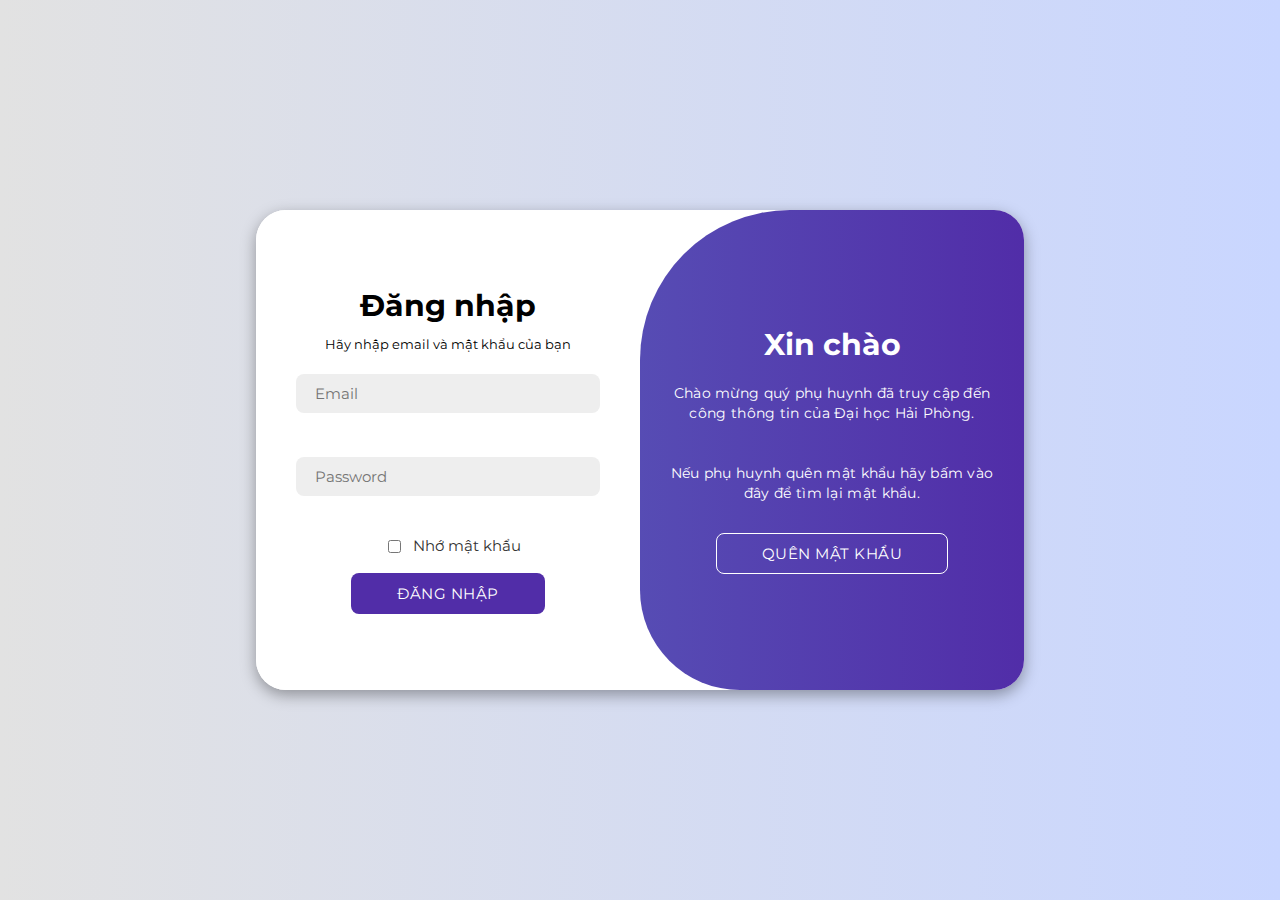
<file: duansinhvien/login.html>
<!DOCTYPE html>
<html lang="en">

<head>
    <meta charset="UTF-8">
    <meta name="viewport" content="width=device-width, initial-scale=1.0">
    <link rel="stylesheet" href="https://cdnjs.cloudflare.com/ajax/libs/font-awesome/6.5.1/css/all.min.css">
    <link rel="stylesheet" href="assets/style/cssdangnhap/login.css">
    <title>Đăng nhập</title>
</head>

<body>
    <div class="container" id="container">
        <div class="form-container sign-up">
            <form id="form-1">
                <h1>Quên mật khẩu</h1>
                <span>Vui lòng nhập Email để xác thực thông tin</span>
                <input id="email" type="email" placeholder="Email">
                <button type="submit">Xác nhận</button>
            </form>
        </div>
        <div class="form-container sign-in">
            <form id="form-login">
                <h1>Đăng nhập</h1>
                <span>Hãy nhập email và mật khẩu của bạn</span>
                <input id="username" type="email" placeholder="Email" required>
                <span class="form-messenger"></span>
                <input id="password" type="password" placeholder="Password" required>
                <span class="form-messenger"></span>
                <div class="remember">
                    <input type="checkbox" id="rememberMe">
                    <label for="rememberMe">Nhớ mật khẩu</label>
                </div>
                <button type="submit">Đăng nhập</button>
            </form>
        </div>
        <div class="toggle-container">
            <div class="toggle">
                <div class="toggle-panel toggle-left">
                    <h1>Bạn bị quên mật khẩu?</h1>
                    <p>Bạn cần phải nhập email của bạn, rồi nhập mã xác thực được gửi đến email của bạn để lấy lại mật
                        khẩu</p>
                    <button class="hidden" id="login">Quay lại đăng nhập</button>
                </div>
                <div class="toggle-panel toggle-right">
                    <h1>Xin chào</h1>
                    <p>Chào mừng quý phụ huynh đã truy cập đến công thông tin của Đại học Hải Phòng.</p>
                    <p>Nếu phụ huynh quên mật khẩu hãy bấm vào đây để tìm lại mật khẩu.</p>
                    <button class="hidden" id="register">Quên mật khẩu</button>
                </div>
            </div>
        </div>
    </div>

    <script src="assets/js/login.js"></script>
</body>

</html>
</file>
<file: duansinhvien/assets/style/cssdangnhap/login.css>
@import url('https://fonts.googleapis.com/css2?family=Montserrat:ital,wght@0,100..900;1,100..900&family=Roboto:ital,wght@0,100;0,300;0,400;0,500;0,700;0,900;1,100;1,300;1,400;1,500;1,700;1,900&display=swap');
* {
    margin: 0;
    padding: 0;
    box-sizing: border-box;
    font-family: "Montserrat",sans-serif;
}
body{
    background-color: #c9d6ff;
    background:linear-gradient(to right,#e2e2e2,#c9d6ff) ;
    display: flex;
    align-items: center;
    justify-content: center;
    flex-direction: column;
    height: 100vh;
}
.container{
    background-color: #fff;
    border-radius: 30px;
    box-shadow: 0 5px 15px rgba( 0, 0, 0, 0.35);
    position:relative ;
    overflow: hidden;
    width: 768px;
    max-width: 100%;
    min-height: 480px;
}
.container p{
    font-size: 14px;
    line-height: 20px;
    letter-spacing: 0.3px;
    margin:20px 0;
}
.form-container span {
    padding: 12px;
    font-size: 13.2px;

}
.container a{
    color: #333;
    font-size: 13px;
    text-decoration: none;
    margin: 15px 0 10px;
}
.container button{
    background-color: #512da8;
    color: #fff;
    font-size: 15px;
    padding: 10px 45px;
    border: 1px solid transparent;
    border-radius: 8px;
    font-weight: 600px;
    letter-spacing: 0.5px;
    text-transform: uppercase;
    margin-top: 10px;
    cursor: pointer;
}
.container h1{
    font-size: 30px;
}
.container button.hidden{
    background-color: transparent;
    border-color: #fff;
}
.container form{
    background-color: #fff;
    display: flex;
    align-items: center;
    justify-content: center;
    flex-direction: column;
    padding: 0 40px;
    height: 100%;
}
.container input{
    background-color: #eee;
    border: none;
    margin: 10px 0;
    padding: 10px 19px;
    font-size: 15px;
    border-radius:8px;
    width: 100%;
    outline: none;
}
.form-container{
    position: absolute;
    top:0;
    height: 100%;
    transition: all 0.6s ease-in-out;

}
label {
    display: block;
    font-size: 15px;
    margin-bottom: 2px;
    color: #333;
}
.remember{
    display: flex;
    align-items: center;
    justify-content: center;
    width: 200px;
    
}
.remember input{
    width: 37px;
}
.sign-in{
    left: 0;
    width: 50%;
    z-index: 2;
}
.container.active .sign-in {
    transform: translateX(100%);
}
.sign-up{
    left: 0;
    width: 50%;
    opacity: 0;
    z-index: 1;
}
.container.active .sign-up{
    transform: translateX(100%);
    opacity: 1;
    z-index: 5;
    animation: move 0.6s;
}
@keyframes move{
    0%,
    49.99%{
        opacity: 0;
        z-index: 1;
    }
    50%,
    100% {
        opacity: 1;
        z-index: 5;
    }
}
.toggle-container {
    position: absolute;
    top: 0;
    left: 50%;
    width: 50%;
    height: 100%;
    overflow: hidden;
    transition: all 0.6s ease-in-out;
    border-radius: 150px 0 0 100px;
    z-index: 1000;
}
.container.active .toggle-container{
    transform: translateX(-100%);
    border-radius: 0 150px 100px 0;
}
.toggle{
    background-color: #512da8;
    height: 100%;
    background: linear-gradient(to right,#5c6bc0,#512da8);
    color: #fff;
    position: relative;
    left: -100%;
    height: 100%;
    width: 200%;
    transform: translateX(0);
    transition: all 0.6s ease-in-out;
}
.container.active .toggle{
    transform: translateX(50%);
}
.toggle-panel{
    position: absolute;
    width: 50%;
    height: 100%;
    display: flex;
    align-items: center;
    justify-content: center;
    flex-direction: column;
    padding: 0 30px;
    text-align: center;
    top: 0;
    transform: translateX(0);
    transition: all 0.6s ease-in-out;
}
/* .toggle-left{
    transform: translateX(-200%);
}
.container.active .toggle-left{
    transform: translateX(-200%);
} */
.toggle-right{
    right: 0;
    transform: translateX(0);
}
.container.active .toggle-right{
    transform: translateX(200%);
}
</file>
